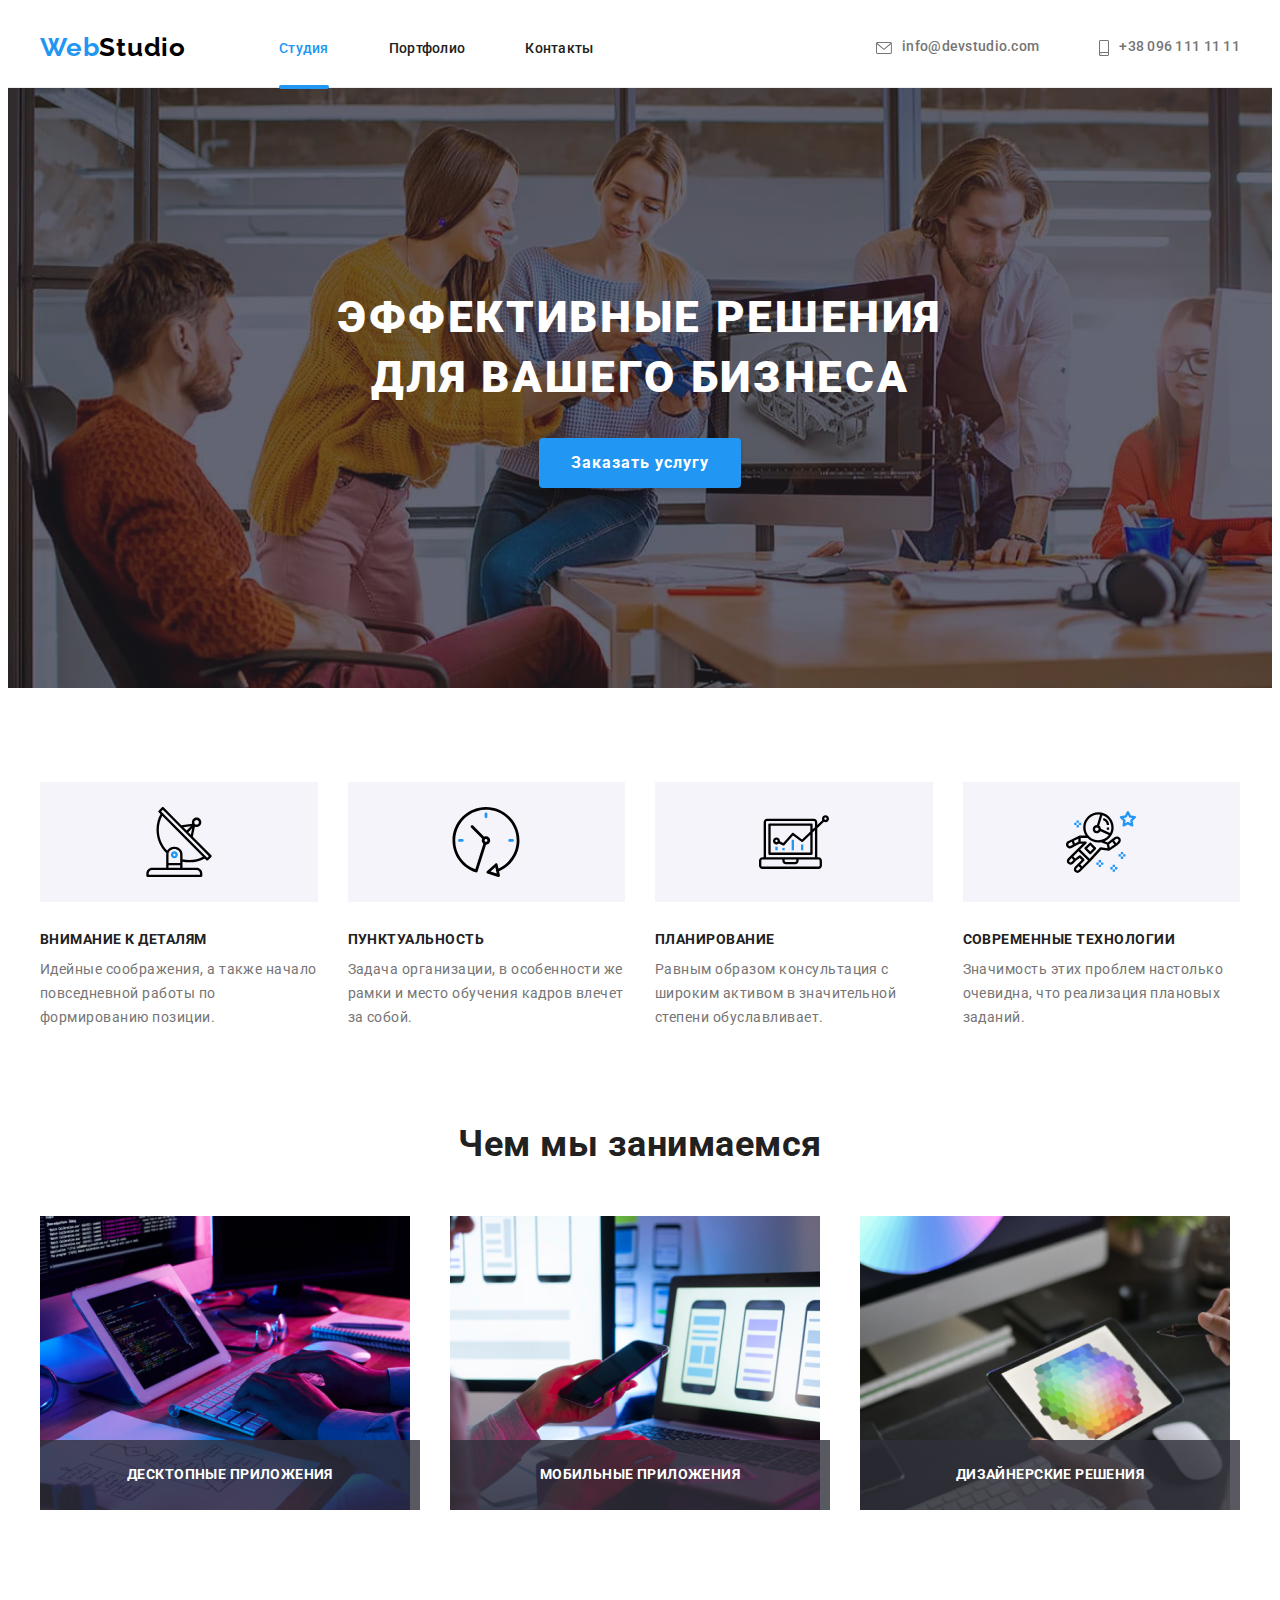
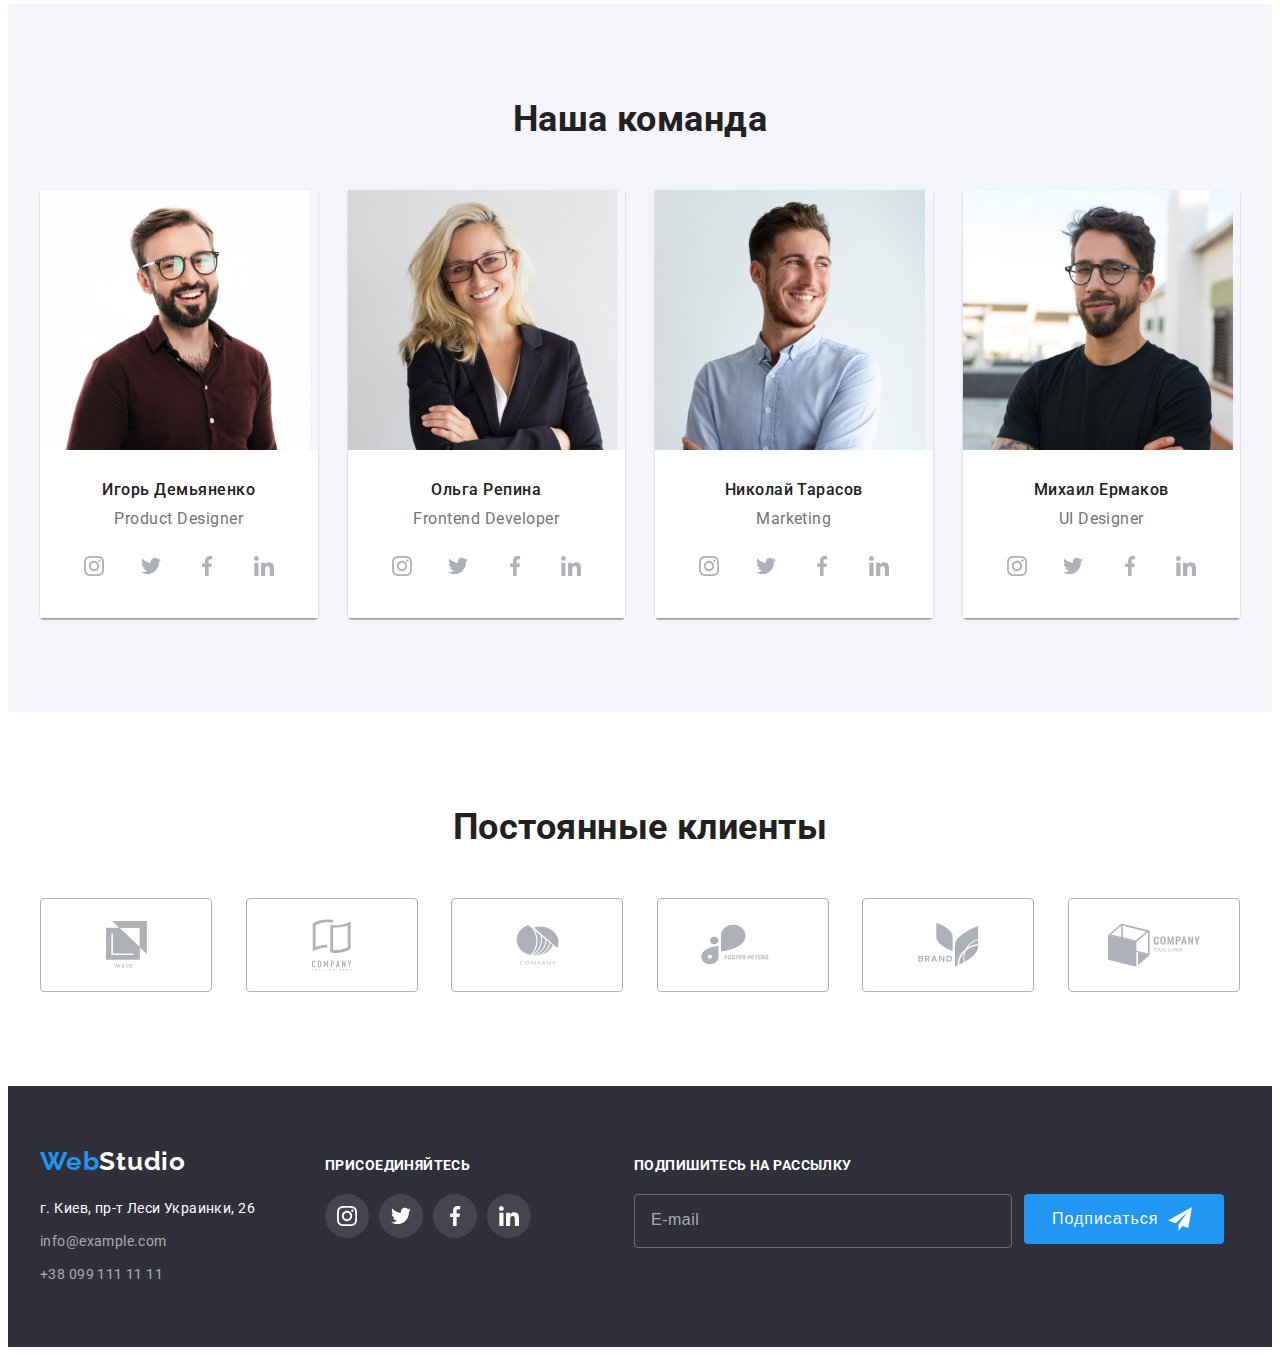
<file: index.html>
<!DOCTYPE html>
<html lang="ru">

<head>
    <meta charset="UTF-8">
    <meta name="viewport" content="width=device-width, initial-scale=1.0">
    <title>Студия</title>
    <link rel="stylesheet" href="https://cdnjs.cloudflare.com/ajax/libs/modern-normalize/1.0.0/modern-normalize.min.css"
        integrity="sha512-ISS7cAi1PEhQ8jnbJpJZMd29NlhNj4AWYyLOSp2CE/CsHxTCu+r+t0D2yoJudVrd0/8fTVPUVDzY5Tvli75u/g=="
        crossorigin="anonymous" referrerpolicy="no-referrer" />
    <link rel="preconnect" href="https://fonts.gstatic.com">
    <link
        href="https://fonts.googleapis.com/css2?family=Raleway:wght@700&family=Roboto:wght@400;500;700;900&display=swap"
        rel="stylesheet">
    <!-- <link rel="stylesheet" href="./css/style.css"> -->
    <link rel="stylesheet" href="./css/main.min.css">
</head>

<body>
    <!-- ==HEADER=== -->
    <header class="header">
        <div class="container header__container">
            <nav class="navigation">
                <a class="header__logo logo link" href="./index.html">Web<span
                        class="header__logo_colorblack">Studio</span>
                </a>
                <ul class="menu list">
                    <li class="menu__item"> <a class="menu__link link menu__link-current" href="">Студия</a> </li>
                    <li class="menu__item"> <a class="menu__link link" href="./portfolio.html">Портфолио</a>
                    </li>
                    <li class="menu__item"> <a class="menu__link link" href="">Контакты</a> </li>
                </ul>
            </nav>
            <ul class="contacts list">
                <li class="contacts__item">
                    <a class="contacts__link link" href="mailto:info@devstudio.com">
                        <svg class="contacts__icon" width=16px height=12px>
                            <use href="./images/symbol-defs.svg#icon-envelope"></use>
                        </svg>
                        info@devstudio.com</a>
                </li>
                <li class="contacts__item">
                    <a class="contacts__link link" href="tel:+380961111111">
                        <svg class="contacts__icon" width=10px height=16px>
                            <use href="./images/symbol-defs.svg#icon-smartphone"></use>
                        </svg>+38 096 111 11 11</a>
                </li>
            </ul>
        </div>
    </header>
    <main>
        <!-- ===HERO=== -->
        <section class="hero">
            <div class="container">
                <h1 class="hero__title">Эффективные решения для вашего бизнеса</h1>
                <button class="hero__btn" type="button" data-modal-open>Заказать услугу</button>
            </div>
        </section>
        <!-- ===END HERO=== -->

        <!-- ===Переваги=== -->
        <section class="skills">
            <div class="container">
                <h2 hidden>Наші переваги</h2>
                <ul class="skills__list list">
                    <li class="skills__item">
                        <div class="skills__container"><svg class="skills__container_img" width=70px height=70px>
                                <use href="./images/symbol-defs.svg#icon-antenna">
                                </use>
                            </svg></div>
                        <h3 class="skills__title">Внимание к деталям</h3>
                        <p class="skills__description">Идейные соображения, а также начало повседневной работы по
                            формированию позиции.</p>
                    </li>
                    <li class="skills__item">
                        <div class="skills__container"> <svg class="skills__container_img" width=70px height=70px>
                                <use href="./images/symbol-defs.svg#icon-clock">
                                </use>
                            </svg></div>
                        <h3 class="skills__title">Пунктуальность</h3>
                        <p class="skills__description">Задача организации, в особенности же рамки и место обучения
                            кадров влечет за собой.</p>
                    </li>
                    <li class="skills__item">
                        <div class="skills__container"><svg class="skills__container_img" width=70px height=70px>
                                <use href="./images/symbol-defs.svg#icon-diagram">
                                </use>
                            </svg></div>
                        <h3 class="skills__title">Планирование</h3>
                        <p class="skills__description">Равным образом консультация с широким активом в значительной
                            степени обуславливает.</p>
                    </li>
                    <li class="skills__item">
                        <div class="skills__container"><svg class="skills__container_img" width=70px height=70px>
                                <use href="./images/symbol-defs.svg#icon-astronaut">
                                </use>
                            </svg></div>
                        <h3 class="skills__title">Современные технологии</h3>
                        <p class="skills__description">Значимость этих проблем настолько очевидна, что реализация
                            плановых заданий.</p>
                    </li>
                </ul>
            </div>
        </section>
        <!-- ===End Переваги=== -->

        <!-- ===Our works=== -->
        <section class="works section">
            <div class="container">
                <h2 class="section__title">Чем мы занимаемся</h2>
                <ul class="works__list list">
                    <li class="works__item"><img src="./images/works/img.jpg" alt="роззмітка майбутнього сайту"
                            width="370">
                        <div class="work__bg">
                            <p class="work__bg_content">Десктопные приложения</p>
                        </div>
                    </li>
                    <li class="works__item"><img src="./images/works/img1.jpg" alt="адаптація сайту" width="370">
                        <div class="work__bg">
                            <p class="work__bg_content">Мобильные приложения</p>
                        </div>
                    </li>
                    <li class="works__item"><img src="./images/works/img2.jpg" alt="вибір кольорової гами" width="370">
                        <div class="work__bg">
                            <p class="work__bg_content">Дизайнерские решения</p>
                        </div>
                    </li>
                </ul>
            </div>
        </section>
        <!-- ===End Our works=== -->

        <!-- ===Our team=== -->
        <section class="team section">
            <div class="container">
                <h2 class="section__title">Наша команда</h2>
                <ul class="team__list list">
                    <li class="team__item"><img src="./images/team/photo-igor.jpg" alt="фото хлопця в окулярах"
                            width="270" height="260">
                        <div class="team__content">
                            <h3 class="team__title">Игорь Демьяненко</h3>
                            <p class="team__description" lang="en">Product Designer</p>
                            <ul class="sociallist list">
                                <li class="sociallist__item"><a href="" class="sociallist__link link">
                                        <svg class="sociallist__icon">
                                            <use href="./images/symbol-defs.svg#icon-instagram"></use>
                                        </svg>
                                    </a>
                                </li>
                                <li class="sociallist__item"><a href="" class="sociallist__link link">
                                        <svg class="sociallist__icon">
                                            <use href="./images/symbol-defs.svg#icon-twitter"></use>
                                        </svg>
                                    </a></li>
                                <li class="sociallist__item"><a href="" class="sociallist__link link">
                                        <svg class="sociallist__icon">
                                            <use href="./images/symbol-defs.svg#icon-facebook"></use>
                                        </svg>
                                    </a></li>
                                <li class="sociallist__item"><a href="" class="sociallist__link link">
                                        <svg class="sociallist__icon">
                                            <use href="./images/symbol-defs.svg#icon-linkedin"></use>
                                        </svg>
                                    </a></li>
                            </ul>
                        </div>
                    </li>
                    <li class="team__item"><img src="./images/team/photo-olga.jpg"
                            alt="фото дівчини із світлим волоссям в окулярах" width="270" height="260">
                        <div class="team__content">
                            <h3 class="team__title">Ольга Репина</h3>
                            <p class="team__description" lang="en">Frontend Developer</p>
                            <ul class="sociallist list">
                                <li class="sociallist__item"><a href="" class="sociallist__link link">
                                        <svg class="sociallist__icon">
                                            <use href="./images/symbol-defs.svg#icon-instagram"></use>
                                        </svg>
                                    </a>
                                </li>
                                <li class="sociallist__item"><a href="" class="sociallist__link link">
                                        <svg class="sociallist__icon">
                                            <use href="./images/symbol-defs.svg#icon-twitter"></use>
                                        </svg>
                                    </a></li>
                                <li class="sociallist__item"><a href="" class="sociallist__link link">
                                        <svg class="sociallist__icon">
                                            <use href="./images/symbol-defs.svg#icon-facebook"></use>
                                        </svg>
                                    </a></li>
                                <li class="sociallist__item"><a href="" class="sociallist__link link">
                                        <svg class="sociallist__icon">
                                            <use href="./images/symbol-defs.svg#icon-linkedin"></use>
                                        </svg>
                                    </a></li>
                            </ul>
                        </div>
                    </li>
                    <li class="team__item"><img src="./images/team/photo-nikolay.jpg"
                            alt="фото хлопця в голубій сорочці " width="270" height="260">
                        <div class="team__content">
                            <h3 class="team__title">Николай Тарасов</h3>
                            <p class="team__description" lang="en">Marketing</p>
                            <ul class="sociallist list">
                                <li class="sociallist__item"><a href="" class="sociallist__link link">
                                        <svg class="sociallist__icon">
                                            <use href="./images/symbol-defs.svg#icon-instagram"></use>
                                        </svg>
                                    </a>
                                </li>
                                <li class="sociallist__item"><a href="" class="sociallist__link link">
                                        <svg class="sociallist__icon">
                                            <use href="./images/symbol-defs.svg#icon-twitter"></use>
                                        </svg>
                                    </a></li>
                                <li class="sociallist__item"><a href="" class="sociallist__link link">
                                        <svg class="sociallist__icon">
                                            <use href="./images/symbol-defs.svg#icon-facebook"></use>
                                        </svg>
                                    </a></li>
                                <li class="sociallist__item"><a href="" class="sociallist__link link">
                                        <svg class="sociallist__icon">
                                            <use href="./images/symbol-defs.svg#icon-linkedin"></use>
                                        </svg>
                                    </a></li>
                            </ul>
                        </div>
                    </li>
                    <li class="team__item"><img src="./images/team/photo-mihaiyl.jpg"
                            alt="фото смуглого хлопця в окулярах" width="270" height="260">
                        <div class="team__content">
                            <h3 class="team__title">Михаил Ермаков</h3>
                            <p class="team__description" lang="en">UI Designer</p>
                            <ul class="sociallist list">
                                <li class="sociallist__item"><a href="" class="sociallist__link link">
                                        <svg class="sociallist__icon">
                                            <use href="./images/symbol-defs.svg#icon-instagram"></use>
                                        </svg>
                                    </a>
                                </li>
                                <li class="sociallist__item"><a href="" class="sociallist__link link">
                                        <svg class="sociallist__icon">
                                            <use href="./images/symbol-defs.svg#icon-twitter"></use>
                                        </svg>
                                    </a></li>
                                <li class="sociallist__item"><a href="" class="sociallist__link link">
                                        <svg class="sociallist__icon">
                                            <use href="./images/symbol-defs.svg#icon-facebook"></use>
                                        </svg>
                                    </a></li>
                                <li class="sociallist__item"><a href="" class="sociallist__link link">
                                        <svg class="sociallist__icon">
                                            <use href="./images/symbol-defs.svg#icon-linkedin"></use>
                                        </svg>
                                    </a></li>
                            </ul>
                        </div>
                    </li>
                </ul>
            </div>
        </section>

        <!-- ===End our team=== -->
        <!-- ===Cliens=== -->
        <section class="cliens section">
            <div class="container">
                <h2 class="section__title">Постоянные клиенты</h2>
                <ul class="cliens__list list">
                    <li class="cliens__item">
                        <a class="cliens__link link" href="">
                            <svg class="cliens__icon" width=41px height=47px>
                                <use href="./images/symbol-defs.svg#icon-logo-1">
                                </use>
                            </svg></a>
                    </li>
                    <li class="cliens__item">
                        <a class="cliens__link link" href="">
                            <svg class="cliens__icon" width=40px height=52px>
                                <use href="./images/symbol-defs.svg#icon-logo-2">
                                </use>
                            </svg></a>
                    </li>
                    <li class="cliens__item">
                        <a class="cliens__link link" href="">
                            <svg class="cliens__icon" width=43px height=41px>
                                <use href="./images/symbol-defs.svg#icon-logo-3">
                                </use>
                            </svg></a>
                    </li>
                    <li class="cliens__item">
                        <a class="cliens__link link" href="">
                            <svg class="cliens__icon" width=84px height=41px>
                                <use href="./images/symbol-defs.svg#icon-logo-4">
                                </use>
                            </svg></a>
                    </li>
                    <li class="cliens__item">
                        <a class="cliens__link link" href="">
                            <svg class="cliens__icon" width=63px height=45px>
                                <use href="./images/symbol-defs.svg#icon-logo-5">
                                </use>
                            </svg></a>
                    </li>
                    <li class="cliens__item">
                        <a class="cliens__link link" href="">
                            <svg class="cliens__icon" width=94px height=44px>
                                <use href="./images/symbol-defs.svg#icon-logo-6">
                                </use>
                            </svg></a>
                    </li>
                </ul>
            </div>
        </section>
        <!-- ===End Cliens=== -->

    </main>
    <!-- ===Footer=== -->
    <footer class="footer">
        <div class="container">
            <div class="contacts-conteiner">
                <a class="footer__logo link" href="./index.html">Web<span class="footer__logo_white">Studio</span>
                </a>
                <address class="footer__address">
                    <ul class="footer__list list">
                        <li class="footer__item"><a class="footer__link link"
                                href="https://goo.gl/maps/SQ2APod5iuV7c35s8" target="_blank" rel="noopener noreferrer">
                                г. Киев, пр-т Леси Украинки, 26</a></li>
                        <li class="footer__item"><a class="footer__email link"
                                href="mailto:info@example.com">info@example.com</a></li>
                        <li class="footer__item"><a class="footer__phone link" href="tel:+380991111111">+38 099
                                111 11 11</a></li>
                    </ul>
                </address>
            </div>
            <div class="footer-social">
                <p class="footer-social__title">присоединяйтесь</p>
                <ul class="footer-social__list list">
                    <li class="footer-social__item">
                        <a class="footer-social__link link" href="">
                            <svg class="footer-social__icon">
                                <use href="./images/symbol-defs.svg#icon-instagram"></use>
                            </svg>
                        </a>
                    </li>
                    <li class="footer-social__item">
                        <a class="footer-social__link link" href="">
                            <svg class="footer-social__icon">
                                <use href="./images/symbol-defs.svg#icon-twitter"></use>
                            </svg>
                        </a>
                    </li>
                    <li class="footer-social__item">
                        <a class="footer-social__link link" href="">
                            <svg class="footer-social__icon">
                                <use href="./images/symbol-defs.svg#icon-facebook"></use>
                            </svg>
                        </a>
                    </li>
                    <li class="footer-social__item">
                        <a class="footer-social__link link" href="">
                            <svg class="footer-social__icon">
                                <use href="./images/symbol-defs.svg#icon-linkedin"></use>
                            </svg>
                        </a>
                    </li>
                </ul>
            </div>
            <form action="#" class="modal-footer">
                <p class="modal-footer__head">Подпишитесь на рассылку</p>
                <div class="modal-footer__list">
                    <label class="modal-footer__field"><input type="email" name="user-email" class="modal-footer__input"
                            placeholder="E-mail" pattern="[a-z0-9._%+-]+@[a-z0-9.-]+\.[a-z]{2,4}$" required>
                    </label>
                    <button type="submit" class="modal-footer__btn">Подписаться
                        <svg class="modal-footer__icon" width=24px height=24px>
                            <use href="./images/symbol-defs.svg#icon-send"></use>
                        </svg>
                    </button>
                </div>
            </form>
        </div>
    </footer>
    <!-- === End Footer=== -->
    <!-- === Modal=== -->
    <div class="backdrop is-hidden" data-modal>
        <div class="modal">
            <button class="modal-close" type="button" data-modal-close>
                <svg class="modal-btn-close" width=18px height=18px>
                    <use href="./images/symbol-defs.svg#icon-close-black-18dp-2-1-1"></use>
                </svg>
            </button>
            <form action="#" class="modal-form">
                <p class="modal-form-head">Оставьте свои данные, мы вам перезвоним</p>
                <label class="modal-form-field">Имя
                    <span class="modal-form-input-wrapper">
                        <input type="text" name="user-name" class="modal-form-input" minlength="2" required>
                        <svg class="modal-form-icon" width=18px height=18px>
                            <use href="./images/symbol-defs.svg#icon-person"></use>
                        </svg>
                    </span>
                </label>
                <label class="modal-form-field"> Телефон
                    <span class="modal-form-input-wrapper"> <input type="tel" name="user-phone" class="modal-form-input"
                            pattern="[0-9]{3}[-][0-9]{3}[-][0-9]{2}[-][0-9]{2}" title="096-111-11-11" required> <svg
                            class="modal-form-icon" width=18px height=18px>
                            <use href="./images/symbol-defs.svg#icon-phone"></use>
                        </svg></span>
                </label>
                <label class="modal-form-field"> Почта
                    <span class="modal-form-input-wrapper"> <input type="email" name="user-email"
                            class="modal-form-input" pattern="[a-z0-9._%+-]+@[a-z0-9.-]+\.[a-z]{2,4}$" required> <svg
                            class="modal-form-icon" width=18px height=18px>
                            <use href="./images/symbol-defs.svg#icon-email"></use>
                        </svg></span>
                </label>
                <label class="modal-form-field-massage"> Комментарий
                    <textarea name="user-message" class="modal-form-message" placeholder="Введите текст"></textarea>
                </label>
                <input type="checkbox" name="user-policy" class="modal-form-checkbox visually-hidden"
                    id="checkbox-policy" required>
                <label for="checkbox-policy" class="modal-form-checkbox-policy">Соглашаюсь с рассылкой и принимаю <a
                        href="" class="modal-form-policy-link">Условия договора</a></label>
                <button type="submit" class="modal-form-btn">Отправить</button>
            </form>
        </div>

    </div>
    <!-- === end modal=== -->
    <script src="./js/modal.js"></script>
</body>

</html>
</file>
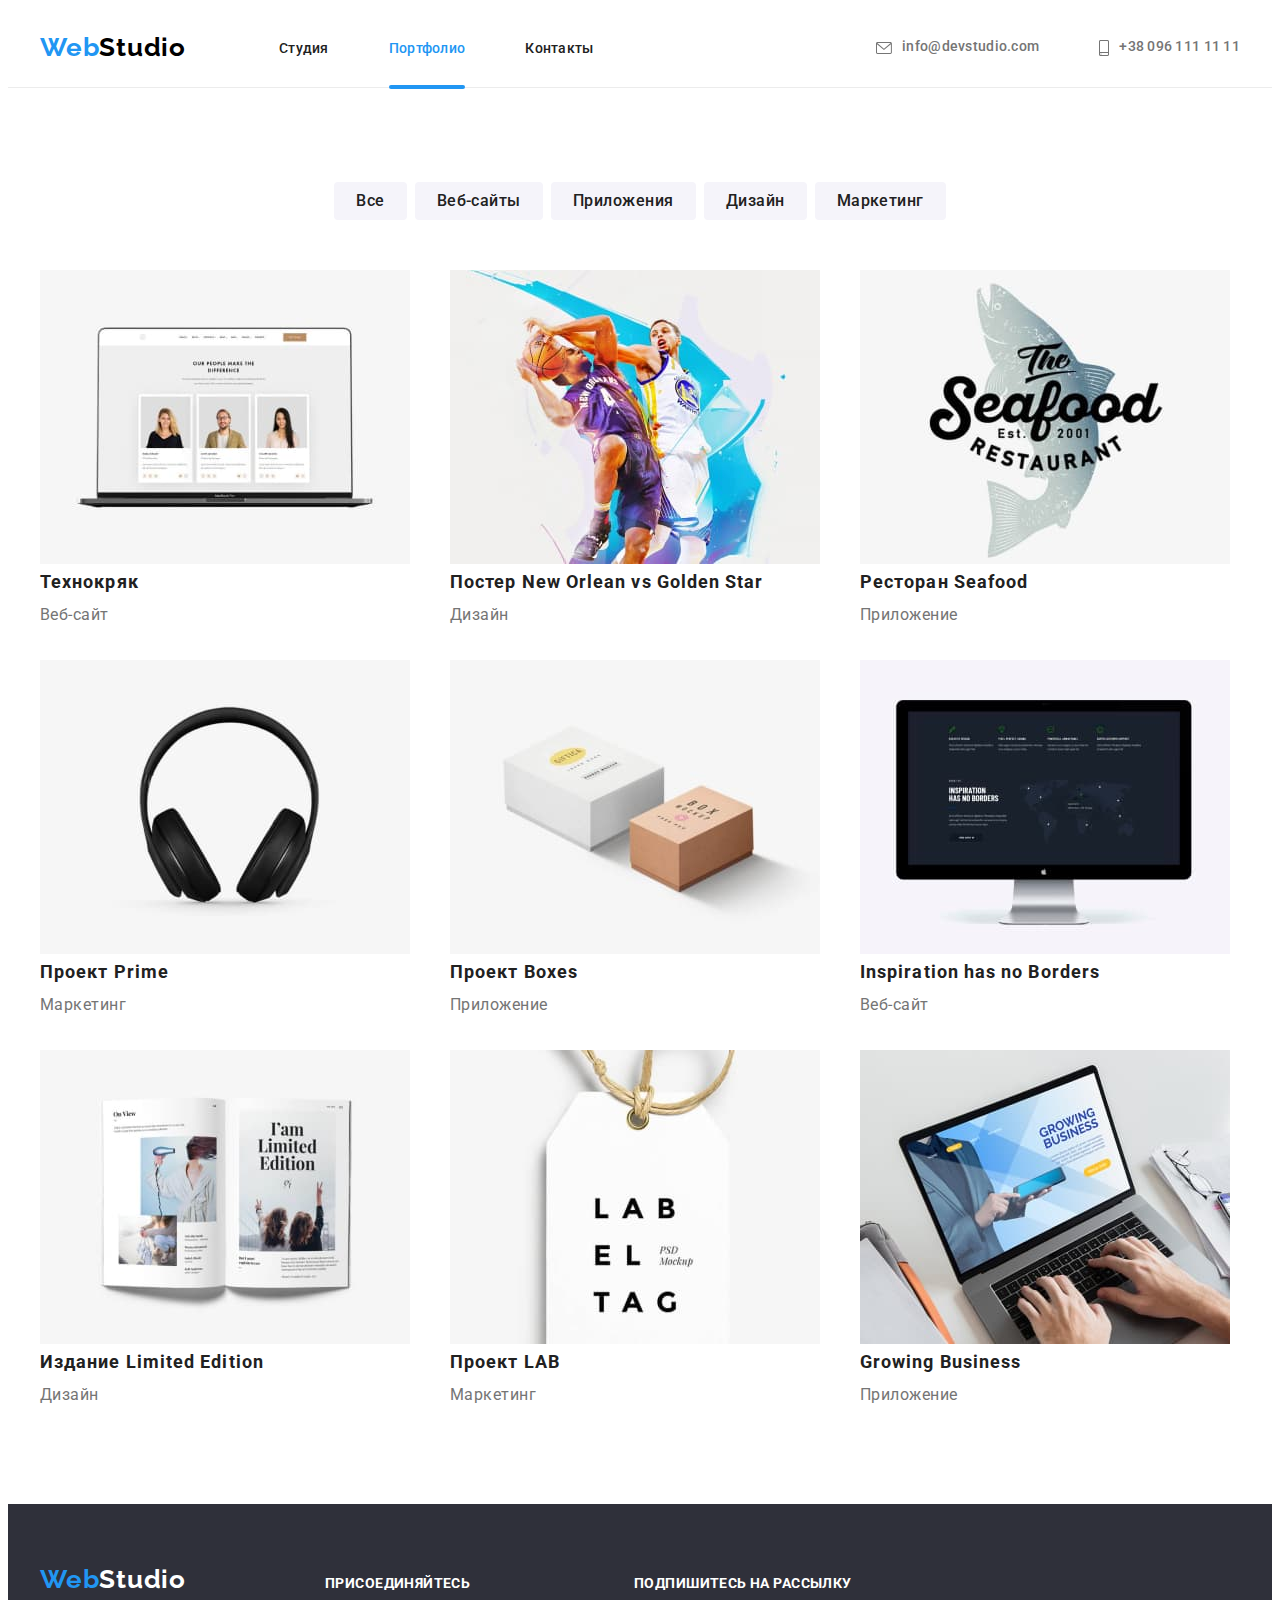
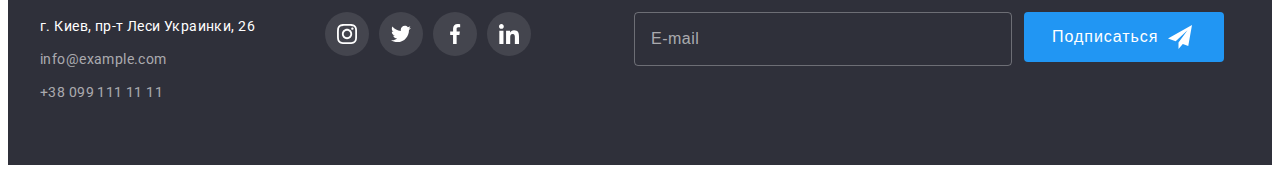
<file: portfolio.html>
<!DOCTYPE html>
<html lang="ru">

<head>
    <meta charset="UTF-8">
    <meta name="viewport" content="width=device-width, initial-scale=1.0">
    <title>Студия</title>
    <link rel="stylesheet" href="https://cdnjs.cloudflare.com/ajax/libs/modern-normalize/1.0.0/modern-normalize.min.css"
        integrity="sha512-ISS7cAi1PEhQ8jnbJpJZMd29NlhNj4AWYyLOSp2CE/CsHxTCu+r+t0D2yoJudVrd0/8fTVPUVDzY5Tvli75u/g=="
        crossorigin="anonymous" referrerpolicy="no-referrer" />
    <link rel="preconnect" href="https://fonts.gstatic.com">
    <link
        href="https://fonts.googleapis.com/css2?family=Raleway:wght@700&family=Roboto:wght@400;500;700;900&display=swap"
        rel="stylesheet">
    <!-- <link rel="stylesheet" href="./css/style.css"> -->
    <link rel="stylesheet" href="./css/main.min.css">
</head>

<body>

    <header class="header">
        <div class="container header__container">
            <nav class="navigation">
                <a class="header__logo logo link" href="./index.html">Web<span
                        class="header__logo_colorblack">Studio</span>
                </a>
                <ul class="menu list">
                    <li class="menu__item"> <a class="menu__link link" href="./index.html">Студия</a> </li>
                    <li class="menu__item"> <a class="menu__link link menu__link-current"
                            href="./portfolio.html">Портфолио</a>
                    </li>
                    <li class="menu__item"> <a class="menu__link link" href="">Контакты</a> </li>
                </ul>
            </nav>
            <ul class="contacts list">
                <li class="contacts__item">
                    <a class="contacts__link link" href="mailto:info@devstudio.com">
                        <svg class="contacts__icon" width=16px height=12px>
                            <use href="./images/symbol-defs.svg#icon-envelope"></use>
                        </svg>
                        info@devstudio.com</a>
                </li>
                <li class="contacts__item">
                    <a class="contacts__link link" href="tel:+380961111111">
                        <svg class="contacts__icon" width=10px height=16px>
                            <use href="./images/symbol-defs.svg#icon-smartphone"></use>
                        </svg>+38 096 111 11 11</a>
                </li>
            </ul>
        </div>
    </header>



    <!-- <header class="header">
        <div class="container header__container">
            <nav class="navigation">
                <a class="logo__link logo link" href="./index.html">Web<span class="logo__link_colorblack">Studio</span>
                </a>
                <ul class="menu list">
                    <li class="menu__item menu__element"> <a class="menu__link link" href="./index.html">Студия</a>
                    </li>
                    <li class="menu__item menu__element"> <a class="menu__link link current" href="./portfolio.html">Портфолио</a>
                    </li>
                    <li class="menu__item menu__element"> <a class="menu__link link" href="">Контакты</a> </li>
                </ul>
            </nav>
            <ul class="contacts list">
                <li class="contacts__item">
                    <a class="email link" href="mailto:info@devstudio.com">
                        <svg class="contacts__icon" width=16px height=12px>
                            <use href="./images/symbol-defs.svg#icon-envelope"></use>
                        </svg>
                        info@devstudio.com</a>
                </li>
                <li class="contacts__item">
                    <a class="phone link" href="tel:+380961111111">
                        <svg class="contacts__icon" width=10px height=16px>
                            <use href="./images/symbol-defs.svg#icon-smartphone"></use>
                        </svg>+38 096 111 11 11</a>
                </li>
            </ul>
        </div>
    </header> -->

    <main>
        <!-- =====Menu-portfolio====== -->

        <section class="menu-portfolio section">
            <div class="container">
                <h2 hidden>Меню портфоліо</h2>
                <ul class="menu-portfolio-list list">
                    <li class="menu-portfolio-item"> <button class="portfolio-modal-btn" type="button">Все</button>
                    </li>
                    <li class="menu-portfolio-item"> <button class="portfolio-modal-btn"
                            type="button">Веб-сайты</button>
                    </li>
                    <li class="menu-portfolio-item"> <button class="portfolio-modal-btn"
                            type="button">Приложения</button>
                    </li>
                    <li class="menu-portfolio-item"> <button class="portfolio-modal-btn" type="button">Дизайн</button>
                    </li>
                    <li class="menu-portfolio-item"> <button class="portfolio-modal-btn"
                            type="button">Маркетинг</button>
                    </li>
                </ul>
                <h2 hidden>Наші роботи</h2>
                <ul class="examples-list list">
                    <li class="examples-list-item">
                        <a class="examples-item-link link" href="">
                            <div class="examples-list-item-container">
                                <img src="./images/portfolio/vebsite-tehnokryak.jpg" alt="вебсайт комапнії">
                                <p class="overlay">Технокряк это современная площадка распространения коронавируса.
                                    Компании используют эту платформу для цифрового
                                    шпионажа и атак на защищённые сервера конкурентов.</p>
                            </div>
                            <div class="examles-list-content">
                                <p class="examples-description">Технокряк</p>
                                <h3 class="examples-title">Веб-сайт</h3>
                            </div>
                        </a>
                    </li>
                    <li class="examples-list-item">
                        <a class="examples-item-link link" href="">
                            <div class="examples-list-item-container"><img src="./images/portfolio/design-poster.jpg"
                                    alt="дизайн постера">
                                <p class="overlay">Технокряк это современная площадка распространения коронавируса.
                                    Компании используют эту платформу для цифрового
                                    шпионажа и атак на защищённые сервера конкурентов.</p>
                            </div>
                            <div class="examles-list-content">
                                <p class="examples-description">Постер New Orlean vs Golden Star</p>
                                <h3 class="examples-title">Дизайн</h3>
                            </div>
                        </a>
                    </li>
                    <li class="examples-list-item">
                        <a class="examples-item-link link" href="">
                            <div class="examples-list-item-container"><img src="./images/portfolio/add-seafood.jpg"
                                    alt="емблема ресторану">
                                <p class="overlay">Технокряк это современная площадка распространения коронавируса.
                                    Компании используют эту платформу для цифрового
                                    шпионажа и атак на защищённые сервера конкурентов.</p>
                            </div>
                            <div class="examles-list-content">
                                <p class="examples-description">Ресторан Seafood</p>
                                <h3 class="examples-title">Приложение</h3>
                            </div>
                        </a>
                    </li>
                    <li class="examples-list-item">
                        <a class="examples-item-link link" href="">
                            <div class="examples-list-item-container"><img src="./images/portfolio/marketing-prime.jpg"
                                    alt="фото навушників">
                                <p class="overlay">Технокряк это современная площадка распространения коронавируса.
                                    Компании используют эту платформу для цифрового
                                    шпионажа и атак на защищённые сервера конкурентов.</p>
                            </div>
                            <div class="examles-list-content">
                                <p class="examples-description">Проект Prime</p>
                                <h3 class="examples-title">Маркетинг</h3>
                            </div>
                        </a>
                    </li>
                    <li class="examples-list-item">
                        <a class="examples-item-link link" href="">
                            <div class="examples-list-item-container"><img src="./images/portfolio/add-boxes.jpg"
                                    alt="фото коробок">
                                <p class="overlay">Технокряк это современная площадка распространения коронавируса.
                                    Компании используют эту платформу для цифрового
                                    шпионажа и атак на защищённые сервера конкурентов.</p>
                            </div>
                            <div class="examles-list-content">
                                <p class="examples-description">Проект Boxes</p>
                                <h3 class="examples-title">Приложение</h3>
                            </div>
                        </a>
                    </li>
                    <li class="examples-list-item">
                        <a class="examples-item-link link" href="">
                            <div class="examples-list-item-container"><img src="./images/portfolio/veb-inspiration.jpg"
                                    alt="фото монутору з картою світу">
                                <p class="overlay">Технокряк это современная площадка распространения коронавируса.
                                    Компании используют эту платформу для цифрового
                                    шпионажа и атак на защищённые сервера конкурентов.</p>
                            </div>
                            <div class="examles-list-content">
                                <p class="examples-description">Inspiration has no Borders</p>
                                <h3 class="examples-title">Веб-сайт</h3>
                            </div>
                        </a>
                    </li>
                    <li class="examples-list-item">
                        <a class="examples-item-link link" href="">
                            <div class="examples-list-item-container"><img src="./images/portfolio/design-limited.jpg"
                                    alt="фото розгорнутої книги">
                                <p class="overlay">Технокряк это современная площадка распространения коронавируса.
                                    Компании используют эту платформу для цифрового
                                    шпионажа и атак на защищённые сервера конкурентов.</p>
                            </div>
                            <div class="examles-list-content">
                                <p class="examples-description">Издание Limited Edition</p>
                                <h3 class="examples-title">Дизайн</h3>
                            </div>
                        </a>
                    </li>
                    <li class="examples-list-item">
                        <a class="examples-item-link link" href="">
                            <div class="examples-list-item-container"><img src="./images/portfolio/marketing-lab.jpg"
                                    alt="бірка">
                                <p class="overlay">Технокряк это современная площадка распространения коронавируса.
                                    Компании используют эту платформу для цифрового
                                    шпионажа и атак на защищённые сервера конкурентов.</p>
                            </div>
                            <div class="examles-list-content">
                                <p class="examples-description">Проект LAB</p>
                                <h3 class="examples-title">Маркетинг</h3>
                            </div>
                        </a>
                    </li>
                    <li class="examples-list-item">
                        <a class="examples-item-link link" href="">
                            <div class="examples-list-item-container">
                                <img src="./images/portfolio/add-business.jpg" alt="руки, які друкують за ноутбуком">
                                <p class="overlay">Технокряк это современная площадка распространения коронавируса.
                                    Компании используют эту платформу для цифрового
                                    шпионажа и атак на защищённые сервера конкурентов.</p>
                            </div>
                            <div class="examles-list-content">
                                <p class="examples-description">Growing Business</p>
                                <h3 class="examples-title">Приложение</h3>
                            </div>
                        </a>
                    </li>
                </ul>
            </div>
        </section>
        <!-- =====End Menu-portfolio====== -->
    </main>

    <footer class="footer">
        <div class="container">
            <div class="contacts-conteiner">
                <a class="footer__logo link" href="./index.html">Web<span class="footer__logo_white">Studio</span>
                </a>
                <address class="footer__address">
                    <ul class="footer__list list">
                        <li class="footer__item"><a class="footer__link link"
                                href="https://goo.gl/maps/SQ2APod5iuV7c35s8" target="_blank" rel="noopener noreferrer">
                                г. Киев, пр-т Леси Украинки, 26</a></li>
                        <li class="footer__item"><a class="footer__email link"
                                href="mailto:info@example.com">info@example.com</a></li>
                        <li class="footer__item"><a class="footer__phone link" href="tel:+380991111111">+38 099
                                111 11 11</a></li>
                    </ul>
                </address>
            </div>
            <div class="footer-social">
                <p class="footer-social__title">присоединяйтесь</p>
                <ul class="footer-social__list list">
                    <li class="footer-social__item">
                        <a class="footer-social__link link" href="">
                            <svg class="footer-social__icon">
                                <use href="./images/symbol-defs.svg#icon-instagram"></use>
                            </svg>
                        </a>
                    </li>
                    <li class="footer-social__item">
                        <a class="footer-social__link link" href="">
                            <svg class="footer-social__icon">
                                <use href="./images/symbol-defs.svg#icon-twitter"></use>
                            </svg>
                        </a>
                    </li>
                    <li class="footer-social__item">
                        <a class="footer-social__link link" href="">
                            <svg class="footer-social__icon">
                                <use href="./images/symbol-defs.svg#icon-facebook"></use>
                            </svg>
                        </a>
                    </li>
                    <li class="footer-social__item">
                        <a class="footer-social__link link" href="">
                            <svg class="footer-social__icon">
                                <use href="./images/symbol-defs.svg#icon-linkedin"></use>
                            </svg>
                        </a>
                    </li>
                </ul>
            </div>
            <form action="#" class="modal-footer">
                <p class="modal-footer__head">Подпишитесь на рассылку</p>
                <div class="modal-footer__list">
                    <label class="modal-footer__field"><input type="email" name="user-email" class="modal-footer__input"
                            placeholder="E-mail" pattern="[a-z0-9._%+-]+@[a-z0-9.-]+\.[a-z]{2,4}$" required>
                    </label>
                    <button type="submit" class="modal-footer__btn">Подписаться
                        <svg class="modal-footer__icon" width=24px height=24px>
                            <use href="./images/symbol-defs.svg#icon-send"></use>
                        </svg>
                    </button>
                </div>
            </form>
        </div>
    </footer>
</body>

</html>
</file>
<file: css/style.css>
h1,
h2,
h3,
h4,
h5,
h6,
p {
  margin-top: 0;
  margin-bottom: 0;
}
ul,
ol {
  margin-top: 0;
  margin-bottom: 0;
  padding-left: 0;
}
img {
  display: block;
}
.container {
  width: 1200px;
  padding-left: 15px;
  padding-right: 15px;
  margin: 0 auto;
}
:root {
  --accent-color: #2196f3;
  --main-font: 'Roboto', sans-serif;
  --secondary-font: 'Raleway', sans-serif;
  --description-color: #757575;
  --title-color: #212121;
  --color-hero-title: #ffffff;
  --logo-color: #000000;
  --btn-bg-hover: #188ce8;
}
body {
  font-family: var(--main-font);
  color: var(--title-color);
  letter-spacing: 0.03em;
}
.list {
  list-style: none;
}
.link {
  text-decoration: none;
}
.section {
  padding-top: 94px;
  padding-bottom: 94px;
}
/* === COMPONENTS=== */
.section-title {
  font-size: 36px;
  line-height: 1.17;
  text-align: center;
  margin-bottom: 50px;
}
.address {
  font-style: normal;
}
.email-link,
.tel-link {
  display: flex;
  align-items: center;
}
.contacts-icon {
  fill: var(--description-color);
  margin-top: 1px;
  margin-right: 10px;
  transition: fill 250ms cubic-bezier(0.4, 0, 0.2, 1);
}
.social-list-icon {
  width: 20px;
  height: 20px;
  fill: #afb1b8;
  transition: fill 250ms cubic-bezier(0.4, 0, 0.2, 1);
}
.social-list {
  display: flex;
  justify-content: space-between;
}
.social-list-link {
  display: flex;
  justify-content: center;
  align-items: center;
  width: 44px;
  height: 44px;
  border-radius: 50%;
  background-color: transparent;
  transition: background-color 250ms cubic-bezier(0.4, 0, 0.2, 1);
}
.social-list-link:hover,
.social-list-link:focus {
  background-color: var(--accent-color);
  outline: none;
}
.social-list-link:hover .social-list-icon,
.social-list-link:focus .social-list-icon {
  fill: var(--color-hero-title);
  outline: none;
}
/* === END COMPONENTS=== */

/* ===HEADER=== */
.header-container {
  display: flex;
  justify-content: space-between;
}
.header {
  padding-top: 24px;
  padding-bottom: 24px;
  border-bottom: 1px solid #ececec;
}
.header-nav {
  display: flex;
  align-items: center;
}
.menu-list {
  display: flex;
  align-items: center;
}
.contacts-list {
  display: flex;
  align-items: center;
}

.logo {
  font-family: var(--secondary-font);
  font-weight: 700;
  font-size: 26px;
  line-height: 1.19;
  letter-spacing: 0.03em;
  color: var(--accent-color);
  margin-right: 93px;
}
.logo-colorblack {
  color: var(--logo-color);
}
.menu-item:not(:last-child) {
  margin-right: 60px;
}
.menu-link {
  font-weight: 500;
  font-size: 14px;
  line-height: 1.14;
  letter-spacing: 0.02em;
  color: var(--title-color);
  transition: color 250ms cubic-bezier(0.4, 0, 0.2, 1);
}
.menu-link:hover,
.menu-link:focus {
  color: var(--accent-color);
  outline: none;
}
.menu-list .menu-link.current {
  color: var(--accent-color);
}
.contacts-item:not(:last-child) {
  margin-right: 60px;
}
.email-link,
.tel-link {
  font-weight: 500;
  font-size: 14px;
  line-height: 1.14;
  letter-spacing: 0.02em;
  color: var(--description-color);
  transition: color 250ms cubic-bezier(0.4, 0, 0.2, 1);
}

.email-link:hover,
.email-link:focus,
.tel-link:hover,
.tel-link:focus {
  color: var(--accent-color);
  outline: none;
}

.email-link:hover .contacts-icon,
.email-link:focus .contacts-icon,
.tel-link:hover .contacts-icon,
.tel-link:focus .contacts-icon {
  fill: var(--accent-color);
  outline: none;
}
.menu-link.current::after {
  content: '';
  display: flex;
  width: 100%;
  height: 4px;
  border-radius: 2px;
  background-color: var(--accent-color);
  position: absolute;
  margin-top: 28px;
}
.menu-link.current {
  position: relative;
}

/* === END HEADER=== */

/* == HERO=== */
.hero {
  background-color: #c4c4c4;
  padding-top: 200px;
  padding-bottom: 200px;
  background-image: linear-gradient(
      rgba(47, 48, 58, 0.4),
      rgba(47, 48, 58, 0.4)
    ),
    url(../images/hero/bg.jpg);
  background-size: cover;
  width: 1600px;
  margin: 0 auto;
}

.hero-title {
  font-weight: 900;
  font-size: 44px;
  line-height: 1.36;
  text-align: center;
  letter-spacing: 0.06em;
  text-transform: uppercase;
  color: var(--color-hero-title);
  width: 696px;
  margin: 0px auto 30px auto;
}
.modal-btn {
  font-family: var(--main-font);
  font-weight: 700;
  font-size: 16px;
  line-height: 1.88;
  text-align: center;
  letter-spacing: 0.06em;
  color: var(--color-hero-title);
  background-color: var(--accent-color);
  cursor: pointer;
  border-radius: 4px;
  padding: 10px 32px;
  margin: 0px auto;
  display: block;
  border: none;
  outline: none;
  box-shadow: 0px 4px 4px rgba(0, 0, 0, 0.15);
  transition: background-color 250ms cubic-bezier(0.4, 0, 0.2, 1);
}
.modal-btn:hover,
.modal-btn:focus {
  background-color: var(--btn-bg-hover);
  outline: none;
}
/* === end HERO=== */

/* === Skills=== */
.skills-title {
  font-size: 14px;
  line-height: 1.14;
  text-transform: uppercase;
  margin-bottom: 10px;
}
.skills-description {
  font-size: 14px;
  font-weight: 400;
  line-height: 1.71;
  color: var(--description-color);
}
.skills {
  padding-top: 94px;
  padding-bottom: 47px;
}
.skills-list {
  display: flex;
  margin-left: -30px;
  margin-top: -30px;
}
.skills-list-item {
  flex-basis: calc((100% - 120px) / 4);
  margin-left: 30px;
  margin-top: 30px;
}

.skills-icon-container {
  display: flex;
  justify-content: center;
  align-items: center;
  height: 120px;
  background-color: #f5f4fa;
  margin-bottom: 30px;
}
/* === END skills=== */

/* ====Our works=== */
.works {
  padding-top: 47px;
}

.works-list {
  display: flex;
  margin-top: -30px;
  margin-left: -30px;
}
.works-list-item {
  position: relative;
  margin-top: 30px;
  margin-left: 30px;
  flex-basis: calc((100% - 90px) / 3);
}
.work-list-bg-content {
  font-weight: 700;
  color: var(--color-hero-title);
  font-size: 14px;
  line-height: 1.14;
  text-transform: uppercase;
  text-align: center;
  letter-spacing: 0.03em;
}
.work-list-bg {
  display: flex;
  justify-content: center;
  align-items: center;
  position: absolute;
  left: 0;
  bottom: 0;
  width: 100%;
  height: 70px;
  background-color: rgba(47, 48, 58, 0.8);
}
/* === Our team=== */
.our-team {
  background-color: #f5f4fa;
}
.team-list {
  display: flex;
  margin-top: -30px;
  margin-left: -30px;
}
.team-list-item {
  box-shadow: 0px 1px 3px rgba(0, 0, 0, 0.12), 0px 1px 1px rgba(0, 0, 0, 0.14),
    0px 2px 1px rgba(0, 0, 0, 0.2);
  border-radius: 0px 0px 4px 4px;
  margin-top: 30px;
  margin-left: 30px;
  flex-basis: calc((100% - 120px) / 4);
}
.team-list-content {
  padding-top: 30px;
  padding-bottom: 30px;
  background-color: var(--color-hero-title);
  padding-left: 32px;
  padding-right: 32px;
}
.team-list-title {
  font-weight: 500;
  font-size: 16px;
  line-height: 1.19;
  margin-bottom: 10px;
  text-align: center;
}
.team-description {
  font-size: 16px;
  font-weight: 400;
  line-height: 1.19;
  text-align: center;
  color: var(--description-color);
  margin-bottom: 16px;
}

/* === END our team=== */

/* === Cliens=== */
.cliens-list {
  display: flex;
  justify-content: space-between;
}
.cliens-list-link {
  display: flex;
  justify-content: center;
  align-items: center;
  width: 170px;
  height: 92px;
  border: 1px solid #afb1b8;
  border-radius: 4px;
  transition: border 250ms cubic-bezier(0.4, 0, 0.2, 1);
  /* border-radius 250ms cubic-bezier(0.4, 0, 0.2, 1); */
}
.cliens-icon {
  fill: #afb1b8;
  transition: fill 250ms cubic-bezier(0.4, 0, 0.2, 1);
}
.cliens-list-link:hover,
.cliens-list-link:focus {
  /* border: 1px solid #2196f3; */
  border-color: var(--accent-color);
  outline: none;
}
.cliens-list-link:hover .cliens-icon,
.cliens-list-link:focus .cliens-icon {
  fill: var(--accent-color);
  outline: none;
}
/*====== end Cliens =======*/

/* =====Menu-portfolio====== */
.portfolio-modal-btn {
  display: block;
  font-family: var(--main-font);
  font-weight: 500;
  font-size: 16px;
  line-height: 1.63;
  letter-spacing: 0.03em;
  color: var(--title-color);
  cursor: pointer;
  padding: 6px 22px;
  border: none;
  border-radius: 4px;
  background-color: #f5f4fa;
  transition: background-color 250ms cubic-bezier(0.4, 0, 0.2, 1),
    color 250ms cubic-bezier(0.4, 0, 0.2, 1),
    box-shadow 250ms cubic-bezier(0.4, 0, 0.2, 1);
}
.portfolio-modal-btn:hover,
.portfolio-modal-btn:focus {
  color: var(--color-hero-title);
  background-color: var(--accent-color);
  box-shadow: 0px 2px 2px rgba(0, 0, 0, 0.12), 0px 1px 2px rgba(0, 0, 0, 0.08),
    0px 3px 1px rgba(0, 0, 0, 0.1);
  outline: none;
}
.menu-portfolio-list {
  display: flex;
  justify-content: center;
  margin-bottom: 50px;
}
.menu-portfolio-item {
  justify-content: center;
}
.menu-portfolio-item:not(:last-child) {
  margin-right: 8px;
}
.examples-list-item-container {
  position: relative;
  overflow: hidden;
}
.overlay {
  font-weight: 400;
  font-size: 18px;
  line-height: 1.56;
  text-align: left;
  letter-spacing: 00.03em;
  color: var(--color-hero-title);
  background-color: rgba(33, 150, 243, 0.9);
  width: 100%;
  height: 100%;
  top: 0;
  left: 0;
  padding: 63px 24px;
  overflow: auto;
  position: absolute;
  transform: translateY(100%);
  transition: transform 250ms cubic-bezier(0.4, 0, 0.2, 1);
}

.examples-list {
  display: flex;
  flex-wrap: wrap;
  margin-top: -30px;
  margin-left: -30px;
}
.examples-list-item {
  margin-top: 30px;
  margin-left: 30px;
  flex-basis: calc((100% - 90px) / 3);
}
.examples-description {
  font-weight: 700;
  font-size: 18px;
  line-height: 2;
  letter-spacing: 0.06em;
  color: var(--title-color);
}
.examples-title {
  font-weight: 400;
  font-size: 16px;
  line-height: 1.88;
  color: var(--description-color);
}
.examles-list-content {
  padding: 20px 24px;
  border-bottom: 1px solid #eeeeee;
  border-right: 1px solid #eeeeee;
  border-left: 1px solid #eeeeee;
}
.examples-item-link {
  display: block;
  transition: box-shadow 250ms cubic-bezier(0.4, 0, 0.2, 1),
    transform 250ms cubic-bezier(0.4, 0, 0.2, 1);
}
.examples-item-link:hover,
.examples-item-link:focus {
  box-shadow: 0px 1px 1px rgba(0, 0, 0, 0.12), 0px 4px 4px rgba(0, 0, 0, 0.06),
    1px 4px 6px rgba(0, 0, 0, 0.16);
  outline: none;
}
.examples-item-link:hover .overlay,
.examples-item-link:focus .overlay {
  transform: translateY(0%);
}
/* =====End menu-portfolio====== */
/* === FOOTER=== */
.footer {
  background: #2f303a;
  padding-top: 60px;
  padding-bottom: 60px;
}
.logo-footer {
  font-family: var(--secondary-font);
  font-weight: 700;
  font-size: 26px;
  line-height: 1.19;
  letter-spacing: 0.03em;
  color: var(--accent-color);
  display: inline-block;
  margin-bottom: 20px;
}
.address-link {
  font-weight: 400;
  font-size: 14px;
  line-height: 1.71;
  letter-spacing: 0.03em;
  color: var(--color-hero-title);
  transition: color 250ms cubic-bezier(0.4, 0, 0.2, 1);
}
.address-list-item:not(:last-child) {
  margin-bottom: 9px;
}

.address-email-link,
.address-tel-link {
  font-weight: 400;
  font-size: 14px;
  line-height: 1.71;
  letter-spacing: 0.03em;
  color: rgba(255, 255, 255, 0.6);
  transition: color 250ms cubic-bezier(0.4, 0, 0.2, 1);
}

.address-link:hover,
.address-link:focus,
.address-email-link:hover,
.address-tel-link:hover,
.address-email-link:focus,
.address-tel-link:focus {
  color: var(--accent-color);
  outline: none;
}
.logo-colorwhite {
  color: var(--color-hero-title);
}
.footer {
  display: flex;
}

.footer .container {
  display: flex;
  align-items: baseline;
}
.social-list-join {
  display: flex;
}
.social-list-join-link {
  display: flex;
  width: 44px;
  height: 44px;
  background: rgba(255, 255, 255, 0.1);
  border-radius: 50%;
  justify-content: center;
  align-items: center;
  transition: background-color 250ms cubic-bezier(0.4, 0, 0.2, 1);
}
.social-list-join-link:hover,
.social-list-join-link:focus {
  background-color: var(--accent-color);
}
.social-list-join-icon {
  width: 20px;
  height: 20px;
  fill: var(--color-hero-title);
  justify-content: center;
  align-items: center;
}
.social-list-join-item {
  margin-right: 10px;
}
.join-title {
  font-weight: 700;
  font-size: 14px;
  line-height: 1.14;
  letter-spacing: 0.03em;
  text-transform: uppercase;
  color: var(--color-hero-title);
  margin-bottom: 20px;
}
.social-list-join-container {
  margin-left: 70px;
}
.form-footer-head {
  font-weight: 700;
  font-size: 14px;
  line-height: 1.14;
  letter-spacing: 0.03em;
  text-transform: uppercase;
  color: var(--color-hero-title);
  margin-bottom: 20px;
}
.form-list {
  display: flex;
  flex-direction: row;
}
.form-footer-btn {
  display: flex;
  align-items: center;
  width: 200px;
  height: 50px;
  background-color: var(--accent-color);
  border-radius: 4px;
  border: none;
  outline: none;
  margin-left: 12px;
  color: var(--color-hero-title);
  padding: 10px 32px;
  font-style: 700;
  font-size: 16px;
  line-height: 1.88;
  letter-spacing: 0.06em;
  padding: 10px 28px;
}
.form-footer-btn:hover,
.form-footer-btn:focus {
  background-color: var(--btn-bg-hover);
}
.form-footer-btn-icon {
  margin-left: 10px;
}

.form-footer-btn-icon {
  fill: var(--color-hero-title);
}
.modal-form-footer {
  margin-left: 93px;
}
.form-footer-input {
  width: 358px;
  height: 50px;
  padding-left: 16px;
  background-color: transparent;
  border: 1px solid rgba(255, 255, 255, 0.3);
  border-radius: 4px;
  color: var(--color-hero-title);
}
.form-footer-field {
  display: block;
}
.form-footer-input::placeholder {
  font-style: 400;
  font-size: 16px;
  line-height: 1.25;
  letter-spacing: 0.03em;
  color: rgba(255, 255, 255, 0.6);
}

/* === END FOOTER=== */
/* === Modal=== */
.backdrop {
  position: fixed;
  top: 0;
  left: 0;
  width: 100%;
  height: 100%;
  background-color: rgba(0, 0, 0, 0.2);
  z-index: 100;
  opacity: 1;
  visibility: visible;
  pointer-events: auto;
  transition: opacity 250ms cubic-bezier(0.4, 0, 0.2, 1),
    visibility 250ms cubic-bezier(0.4, 0, 0.2, 1);
}
.modal {
  position: absolute;
  width: 528px;
  height: 581px;
  padding: 40px;
  background-color: #ffffff;
  top: 50%;
  left: 50%;
  transform: translate(-50%, -50%);
}
.modal-close {
  display: flex;
  justify-content: center;
  align-items: center;
  width: 30px;
  height: 30px;
  border-radius: 50%;
  border: rgba(0, 0, 0, 0.1) 1px solid;
  background-color: transparent;
  padding: 0;
  position: absolute;
  top: 8px;
  right: 8px;
  outline: none;
}

.modal-btn-close {
  fill: var(--logo-color);
  outline: none;
  transition: fill 250ms cubic-bezier(0.4, 0, 0.2, 1);
}
.modal-close:hover .modal-btn-close,
.modal-close:focus .modal-btn-close {
  fill: var(--accent-color);
  cursor: pointer;
}

.is-hidden {
  opacity: 0;
  visibility: hidden;
  pointer-events: none;
}
.modal-form-head {
  font-weight: 700;
  font-size: 20px;
  line-height: 1.15;
  text-align: center;
  letter-spacing: 0.03em;
  color: var(--title-color);
  margin-bottom: 12px;
}
.modal-form {
  display: flex;
  flex-direction: column;
}
.modal-form-input {
  width: 100%;
  height: 40px;
  border: 1px solid rgba(33, 33, 33, 0.2);
  border-radius: 4px;
  padding-left: 42px;
  transition: border 250ms cubic-bezier(0.4, 0, 0.2, 1);
}

.modal-form-message {
  width: 100%;
  height: 120px;
  border: 1px solid rgba(33, 33, 33, 0.2);
  border-radius: 4px;
  padding: 12px 16px;
  resize: none;
  margin-top: 4px;
}
.modal-form-message::placeholder {
  color: rgba(117, 117, 117, 0.5);
  font-weight: 400;
  font-size: 14px;
  line-height: 1.14;
  letter-spacing: 0.01em;
}
.modal-form-icon {
  position: absolute;
  display: block;
  top: 50%;
  left: 15px;
  transform: translateY(-50%);
  transition: fill 250ms cubic-bezier(0.4, 0, 0.2, 1);
}

.modal-form-btn {
  align-self: center;
  width: 200px;
  height: 50px;
  border-radius: 4px;
  background-color: var(--accent-color);
  transition: background-color 250ms cubic-bezier(0.4, 0, 0.2, 1);
  color: var(--color-hero-title);
  /* outline: none; */
  border: none;
  margin-top: 30px;
}
.modal-form-btn:hover,
.modal-form-btn:focus {
  background-color: var(--btn-bg-hover);
  cursor: pointer;
}
.modal-form-input-wrapper {
  position: relative;
  display: block;
  width: 100%;
  height: 100%;
  margin-top: 4px;
}
.modal-form-input:focus,
.modal-form-message:focus {
  border-color: var(--accent-color);
  outline: none;
}
.modal-form-input:focus + .modal-form-icon {
  fill: var(--accent-color);
}
.modal-form-field {
  margin-bottom: 10px;
  font-weight: 400;
  font-size: 12px;
  line-height: 1.17;
  letter-spacing: 0.01em;
  color: var(--description-color);
}
.modal-form-field-massage {
  margin-bottom: 20px;
  font-weight: 400;
  font-size: 12px;
  line-height: 1.17;
  letter-spacing: 0.01em;
  color: var(--description-color);
}
.modal-form-checkbox-policy::before {
  display: inline-block;
  vertical-align: middle;
  content: '';
  width: 16px;
  height: 15px;
  border: 2px solid var(--logo-color);
  border-radius: 2px;
  margin-right: 7px;
}
.modal-form-checkbox-policy {
  font-weight: 400;
  font-size: 14px;
  line-height: 1.71;
  letter-spacing: 0.03em;
  color: var(--description-color);
  margin-top: 10px;
}
.modal-form-checkbox:checked + .modal-form-checkbox-policy::before {
  background-image: url('../images/iconmodal/Vector.svg');
  background-repeat: no-repeat;
  background-position: 50% 50%;
  background-size: contain;
  background-color: var(--accent-color);
  border: none;
  outline: none;
}
.modal-form-checkbox:focus + .modal-form-checkbox-policy::before {
  border: 2px solid var(--accent-color);
}
.visually-hidden {
  position: absolute !important;
  clip: rect(1px 1px 1px 1px); /* IE6, IE7 */
  clip: rect(1px 1px 1px 1px);
  padding: 0 !important;
  border: 0 !important;
  height: 1px !important;
  width: 1px !important;
  overflow: hidden;
}
.modal-form-policy-link {
  color: var(--accent-color);
  font-size: 14px;
  line-height: 1.71;
  letter-spacing: 0.03em;
}
/* === End Modal=== */
</file>
<file: css/main.min.css>
:root{--accent-color: #2196f3;--main-font: "Roboto", sans-serif;--secondary-font: "Raleway", sans-serif;--description-color: #757575;--title-color: #212121;--color-hero-title: #ffffff;--logo-color: #000000;--btn-bg-hover: #188ce8}h1,h2,h3,h4,h5,h6,p{margin-top:0;margin-bottom:0}ul,ol{margin-top:0;margin-bottom:0;padding-left:0}img{display:block}body{font-family:var(--main-font);color:var(--title-color);letter-spacing:.03em}.list{list-style:none}.link{text-decoration:none}.container{width:1200px;padding-left:15px;padding-right:15px;margin:0 auto}.section{padding-top:94px;padding-bottom:94px}.section__title{font-size:36px;line-height:1.17;text-align:center;margin-bottom:50px}.visually-hidden{position:absolute !important;clip:rect(1px 1px 1px 1px);clip:rect(1px 1px 1px 1px);padding:0 !important;border:0 !important;height:1px !important;width:1px !important;overflow:hidden}.sociallist{display:flex;justify-content:space-between}.sociallist__icon{width:20px;height:20px;fill:#afb1b8;transition:fill 250ms cubic-bezier(0.4, 0, 0.2, 1)}.sociallist__link{display:flex;justify-content:center;align-items:center;width:44px;height:44px;border-radius:50%;background-color:transparent;transition:background-color 250ms cubic-bezier(0.4, 0, 0.2, 1)}.sociallist__link:hover,.sociallist__link:focus{background-color:var(--accent-color);outline:none}.sociallist__link:hover .sociallist__icon,.sociallist__link:focus .sociallist__icon{fill:var(--color-hero-title);outline:none}.contacts{display:flex;align-items:center}.contacts__icon{fill:var(--description-color);margin-top:1px;margin-right:10px;transition:fill 250ms cubic-bezier(0.4, 0, 0.2, 1)}.contacts__item:not(:last-child){margin-right:60px}.contacts__link{display:flex;align-items:center;font-weight:500;font-size:14px;line-height:1.14;letter-spacing:.02em;color:var(--description-color);transition:color 250ms cubic-bezier(0.4, 0, 0.2, 1)}.contacts__link:hover,.contacts__link:focus{color:var(--accent-color);outline:none}.contacts__link:hover .contacts__icon,.contacts__link:focus .contacts__icon{fill:var(--accent-color);outline:none}.header{padding-top:24px;padding-bottom:24px;border-bottom:1px solid #ececec}.header__container{display:flex;justify-content:space-between}.navigation{display:flex;align-items:center}.menu{display:flex;align-items:center}.menu__item:not(:last-child){margin-right:60px}.navigation{display:flex;align-items:center}.menu{display:flex;align-items:center}.menu__element:not(:last-child){margin-right:60px}.menu .menu__link.menu__link-current{color:var(--accent-color)}.menu__link{font-weight:500;font-size:14px;line-height:1.14;letter-spacing:.02em;color:var(--title-color);transition:color 250ms cubic-bezier(0.4, 0, 0.2, 1)}.menu__link:hover,.menu__link:focus{color:var(--accent-color);outline:none}.menu__link.menu__link-current::after{content:"";display:flex;width:100%;height:4px;border-radius:2px;background-color:var(--accent-color);position:absolute;margin-top:28px}.menu__link.menu__link-current{position:relative}.logo{font-family:var(--secondary-font);font-weight:700;font-size:26px;line-height:1.19;letter-spacing:.03em;color:var(--accent-color)}.header__logo{margin-right:93px}.header__logo_colorblack{color:var(--logo-color)}.hero{background-color:#c4c4c4;padding-top:200px;padding-bottom:200px;background-image:linear-gradient(rgba(47, 48, 58, 0.4), rgba(47, 48, 58, 0.4)),url(../images/hero/bg.jpg);background-size:cover;max-width:1600px;margin:0 auto}.hero__title{font-weight:900;font-size:44px;line-height:1.36;text-align:center;letter-spacing:.06em;text-transform:uppercase;color:var(--color-hero-title);width:696px;margin:0px auto 30px auto}.hero__btn{font-family:var(--main-font);font-weight:700;font-size:16px;line-height:1.88;text-align:center;letter-spacing:.06em;color:var(--color-hero-title);background-color:var(--accent-color);cursor:pointer;border-radius:4px;padding:10px 32px;display:block;border:none;outline:none;box-shadow:0px 4px 4px rgba(0,0,0,.15);transition:background-color 250ms cubic-bezier(0.4, 0, 0.2, 1);margin:0px auto}.hero__btn:hover,.hero__btn:focus{background-color:var(--btn-bg-hover);outline:none}.skills{padding-top:94px;padding-bottom:47px}.skills__title{font-size:14px;line-height:1.14;text-transform:uppercase;margin-bottom:10px}.skills__description{font-size:14px;font-weight:400;line-height:1.71;color:var(--description-color)}.skills__list{display:flex;margin-left:-30px;margin-top:-30px}.skills__item{flex-basis:calc((100% - 120px) / 4);margin-left:30px;margin-top:30px}.skills__container{display:flex;justify-content:center;align-items:center;height:120px;background-color:#f5f4fa;margin-bottom:30px}.works{padding-top:47px}.works__item{flex-basis:calc((100% - 90px) / 3);position:relative;margin-top:30px;margin-left:30px}.works__list{display:flex;margin-top:-30px;margin-left:-30px}.work__bg{display:flex;justify-content:center;align-items:center;position:absolute;left:0;bottom:0;width:100%;height:70px;background-color:rgba(47,48,58,.8)}.work__bg_content{font-weight:700;color:var(--color-hero-title);font-size:14px;line-height:1.14;text-transform:uppercase;text-align:center;letter-spacing:.03em}.team{background-color:#f5f4fa}.team__list{display:flex;margin-top:-30px;margin-left:-30px}.team__item{box-shadow:0px 1px 3px rgba(0,0,0,.12),0px 1px 1px rgba(0,0,0,.14),0px 2px 1px rgba(0,0,0,.2);border-radius:0px 0px 4px 4px;margin-top:30px;margin-left:30px;flex-basis:calc((100% - 120px) / 4)}.team__content{padding-top:30px;padding-bottom:30px;background-color:var(--color-hero-title);padding-left:32px;padding-right:32px}.team__title{font-weight:500;font-size:16px;line-height:1.19;margin-bottom:10px;text-align:center}.team__description{font-size:16px;font-weight:400;line-height:1.19;text-align:center;color:var(--description-color);margin-bottom:16px}.cliens__list{display:flex;justify-content:space-between}.cliens__link{display:flex;justify-content:center;align-items:center;width:170px;height:92px;border:1px solid #afb1b8;border-radius:4px;transition:border 250ms cubic-bezier(0.4, 0, 0.2, 1)}.cliens__link:hover,.cliens__link:focus{border-color:var(--accent-color);outline:none}.cliens__icon{fill:#afb1b8;transition:fill 250ms cubic-bezier(0.4, 0, 0.2, 1)}.cliens__link:hover .cliens__icon,.cliens__link:focus .cliens__icon{fill:var(--accent-color);outline:none}.portfolio-modal-btn{display:block;font-family:var(--main-font);font-weight:500;font-size:16px;line-height:1.63;letter-spacing:.03em;color:var(--title-color);cursor:pointer;padding:6px 22px;border:none;border-radius:4px;background-color:#f5f4fa;transition:background-color 250ms cubic-bezier(0.4, 0, 0.2, 1),color 250ms cubic-bezier(0.4, 0, 0.2, 1),box-shadow 250ms cubic-bezier(0.4, 0, 0.2, 1)}.portfolio-modal-btn:hover,.portfolio-modal-btn:focus{color:var(--color-hero-title);background-color:var(--accent-color);box-shadow:0px 2px 2px rgba(0,0,0,.12),0px 1px 2px rgba(0,0,0,.08),0px 3px 1px rgba(0,0,0,.1);outline:none}.menu-portfolio-list{display:flex;justify-content:center;margin-bottom:50px}.menu-portfolio-item{justify-content:center}.menu-portfolio-item:not(:last-child){margin-right:8px}.overlay{font-weight:400;font-size:18px;line-height:1.56;text-align:left;letter-spacing:.03em;color:var(--color-hero-title);background-color:rgba(33,150,243,.9);width:100%;height:100%;top:0;left:0;padding:63px 24px;overflow:auto;position:absolute;transform:translateY(100%);transition:transform 250ms cubic-bezier(0.4, 0, 0.2, 1)}.examples-list{display:flex;flex-wrap:wrap;margin-top:-30px;margin-left:-30px}.examples-list-item-container{position:relative;overflow:hidden}.examples-list-item{margin-top:30px;margin-left:30px;flex-basis:calc((100% - 90px) / 3)}.examples-list-content{padding:20px 24px;border-bottom:1px solid #eee;border-right:1px solid #eee;border-left:1px solid #eee}.examples-description{font-weight:700;font-size:18px;line-height:2;letter-spacing:.06em;color:var(--title-color)}.examples-title{font-weight:400;font-size:16px;line-height:1.88;color:var(--description-color)}.examples-item-link{display:block;transition:box-shadow 250ms cubic-bezier(0.4, 0, 0.2, 1),transform 250ms cubic-bezier(0.4, 0, 0.2, 1)}.examples-item-link:hover,.examples-item-link:focus{box-shadow:0px 1px 1px rgba(0,0,0,.12),0px 4px 4px rgba(0,0,0,.06),1px 4px 6px rgba(0,0,0,.16);outline:none}.examples-item-link:hover .overlay,.examples-item-link:focus .overlay{transform:translateY(0%)}.footer{background:#2f303a;padding-top:60px;padding-bottom:60px;display:flex}.footer__address{font-style:normal}.footer__link{font-weight:400;font-size:14px;line-height:1.71;letter-spacing:.03em;color:var(--color-hero-title);transition:color 250ms cubic-bezier(0.4, 0, 0.2, 1)}.footer__link:hover,.footer__link:focus{color:var(--accent-color);outline:none}.footer__item:not(:last-child){margin-bottom:9px}.footer__email,.footer__phone{font-weight:400;font-size:14px;line-height:1.71;letter-spacing:.03em;color:rgba(255,255,255,.6);transition:color 250ms cubic-bezier(0.4, 0, 0.2, 1)}.footer__email:hover,.footer__email:focus,.footer__phone:hover,.footer__phone:focus{color:var(--accent-color);outline:none}.footer .container{display:flex;align-items:baseline}.footer__logo{font-family:var(--secondary-font);font-weight:700;font-size:26px;line-height:1.19;letter-spacing:.03em;color:var(--accent-color);display:inline-block;margin-bottom:20px}.footer__logo_white{color:var(--color-hero-title)}.footer-social{margin-left:70px}.footer-social__list{display:flex}.footer-social__link{display:flex;width:44px;height:44px;background:rgba(255,255,255,.1);border-radius:50%;justify-content:center;align-items:center;transition:background-color 250ms cubic-bezier(0.4, 0, 0.2, 1)}.footer-social__link:hover,.footer-social__link:focus{background-color:var(--accent-color)}.footer-social__icon{width:20px;height:20px;fill:var(--color-hero-title);justify-content:center;align-items:center}.footer-social__item{margin-right:10px}.footer-social__title{font-weight:700;font-size:14px;line-height:1.14;letter-spacing:.03em;text-transform:uppercase;color:var(--color-hero-title);margin-bottom:20px}.modal-footer{margin-left:93px}.modal-footer__head{font-weight:700;font-size:14px;line-height:1.14;letter-spacing:.03em;text-transform:uppercase;color:var(--color-hero-title);margin-bottom:20px}.modal-footer__list{display:flex;flex-direction:row}.modal-footer__btn{display:flex;align-items:center;width:200px;height:50px;background-color:var(--accent-color);border-radius:4px;border:none;outline:none;margin-left:12px;color:var(--color-hero-title);padding:10px 32px;font-style:700;font-size:16px;line-height:1.88;letter-spacing:.06em;padding:10px 28px}.modal-footer__btn:hover,.modal-footer__btn:focus{background-color:var(--btn-bg-hover)}.modal-footer__icon{margin-left:10px;fill:var(--color-hero-title)}.modal-footer__input{width:358px;height:50px;padding-left:16px;background-color:transparent;border:1px solid rgba(255,255,255,.3);border-radius:4px;color:var(--color-hero-title)}.modal-footer__input::-moz-placeholder{font-style:400;font-size:16px;line-height:1.25;letter-spacing:.03em;color:rgba(255,255,255,.6)}.modal-footer__input:-ms-input-placeholder{font-style:400;font-size:16px;line-height:1.25;letter-spacing:.03em;color:rgba(255,255,255,.6)}.modal-footer__input::placeholder{font-style:400;font-size:16px;line-height:1.25;letter-spacing:.03em;color:rgba(255,255,255,.6)}.modal-footer__field{display:block}.backdrop{position:fixed;top:0;left:0;width:100%;height:100%;background-color:rgba(0,0,0,.2);z-index:100;opacity:1;visibility:visible;pointer-events:auto;transition:opacity 250ms cubic-bezier(0.4, 0, 0.2, 1),visibility 250ms cubic-bezier(0.4, 0, 0.2, 1)}.is-hidden{opacity:0;visibility:hidden;pointer-events:none}.modal{position:absolute;width:528px;height:581px;padding:40px;background-color:#fff;top:50%;left:50%;transform:translate(-50%, -50%)}.modal-close{display:flex;justify-content:center;align-items:center;width:30px;height:30px;border-radius:50%;border:rgba(0,0,0,.1) 1px solid;background-color:transparent;padding:0;position:absolute;top:8px;right:8px;outline:none}.modal-close:hover .modal-btn-close,.modal-close:focus .modal-btn-close{fill:var(--accent-color);cursor:pointer}.modal-btn-close{fill:var(--logo-color);outline:none;transition:fill 250ms cubic-bezier(0.4, 0, 0.2, 1)}.modal-form{display:flex;flex-direction:column}.modal-form-head{font-weight:700;font-size:20px;line-height:1.15;text-align:center;letter-spacing:.03em;color:var(--title-color);margin-bottom:12px}.modal-form-policy-link{color:var(--accent-color);font-size:14px;line-height:1.71;letter-spacing:.03em}.modal-form-icon{position:absolute;display:block;top:50%;left:15px;transform:translateY(-50%);transition:fill 250ms cubic-bezier(0.4, 0, 0.2, 1)}.modal-form-input{width:100%;height:40px;border:1px solid rgba(33,33,33,.2);border-radius:4px;padding-left:42px;transition:border 250ms cubic-bezier(0.4, 0, 0.2, 1)}.modal-form-input:focus{border-color:var(--accent-color);outline:none}.modal-form-input:focus+.modal-form-icon{fill:var(--accent-color)}.modal-form-input-wrapper{position:relative;display:block;width:100%;height:100%;margin-top:4px}.modal-form-message{width:100%;height:120px;border:1px solid rgba(33,33,33,.2);border-radius:4px;padding:12px 16px;resize:none;margin-top:4px}.modal-form-message::-moz-placeholder{color:rgba(117,117,117,.5);font-weight:400;font-size:14px;line-height:1.14;letter-spacing:.01em}.modal-form-message:-ms-input-placeholder{color:rgba(117,117,117,.5);font-weight:400;font-size:14px;line-height:1.14;letter-spacing:.01em}.modal-form-message::placeholder{color:rgba(117,117,117,.5);font-weight:400;font-size:14px;line-height:1.14;letter-spacing:.01em}.modal-form-message:focus{border-color:var(--accent-color);outline:none}.modal-form-btn{align-self:center;width:200px;height:50px;border-radius:4px;background-color:var(--accent-color);transition:background-color 250ms cubic-bezier(0.4, 0, 0.2, 1);color:var(--color-hero-title);border:none;margin-top:30px}.modal-form-btn:hover,.modal-form-btn:focus{background-color:var(--btn-bg-hover);cursor:pointer}.modal-form-field{margin-bottom:10px;font-weight:400;font-size:12px;line-height:1.17;letter-spacing:.01em;color:var(--description-color)}.modal-form-field-massage{margin-bottom:20px;font-weight:400;font-size:12px;line-height:1.17;letter-spacing:.01em;color:var(--description-color)}.modal-form-checkbox-policy{font-weight:400;font-size:14px;line-height:1.71;letter-spacing:.03em;color:var(--description-color);margin-top:10px}.modal-form-checkbox-policy::before{display:inline-block;vertical-align:middle;content:"";width:16px;height:15px;border:2px solid var(--logo-color);border-radius:2px;margin-right:7px}.modal-form-checkbox:checked+.modal-form-checkbox-policy::before{background-image:url("../images/iconmodal/Vector.svg");background-repeat:no-repeat;background-position:50% 50%;background-size:contain;background-color:var(--accent-color);border:none;outline:none}.modal-form-checkbox:focus+.modal-form-checkbox-policy::before{border:2px solid var(--accent-color)}/*# sourceMappingURL=main.min.css.map */
</file>
